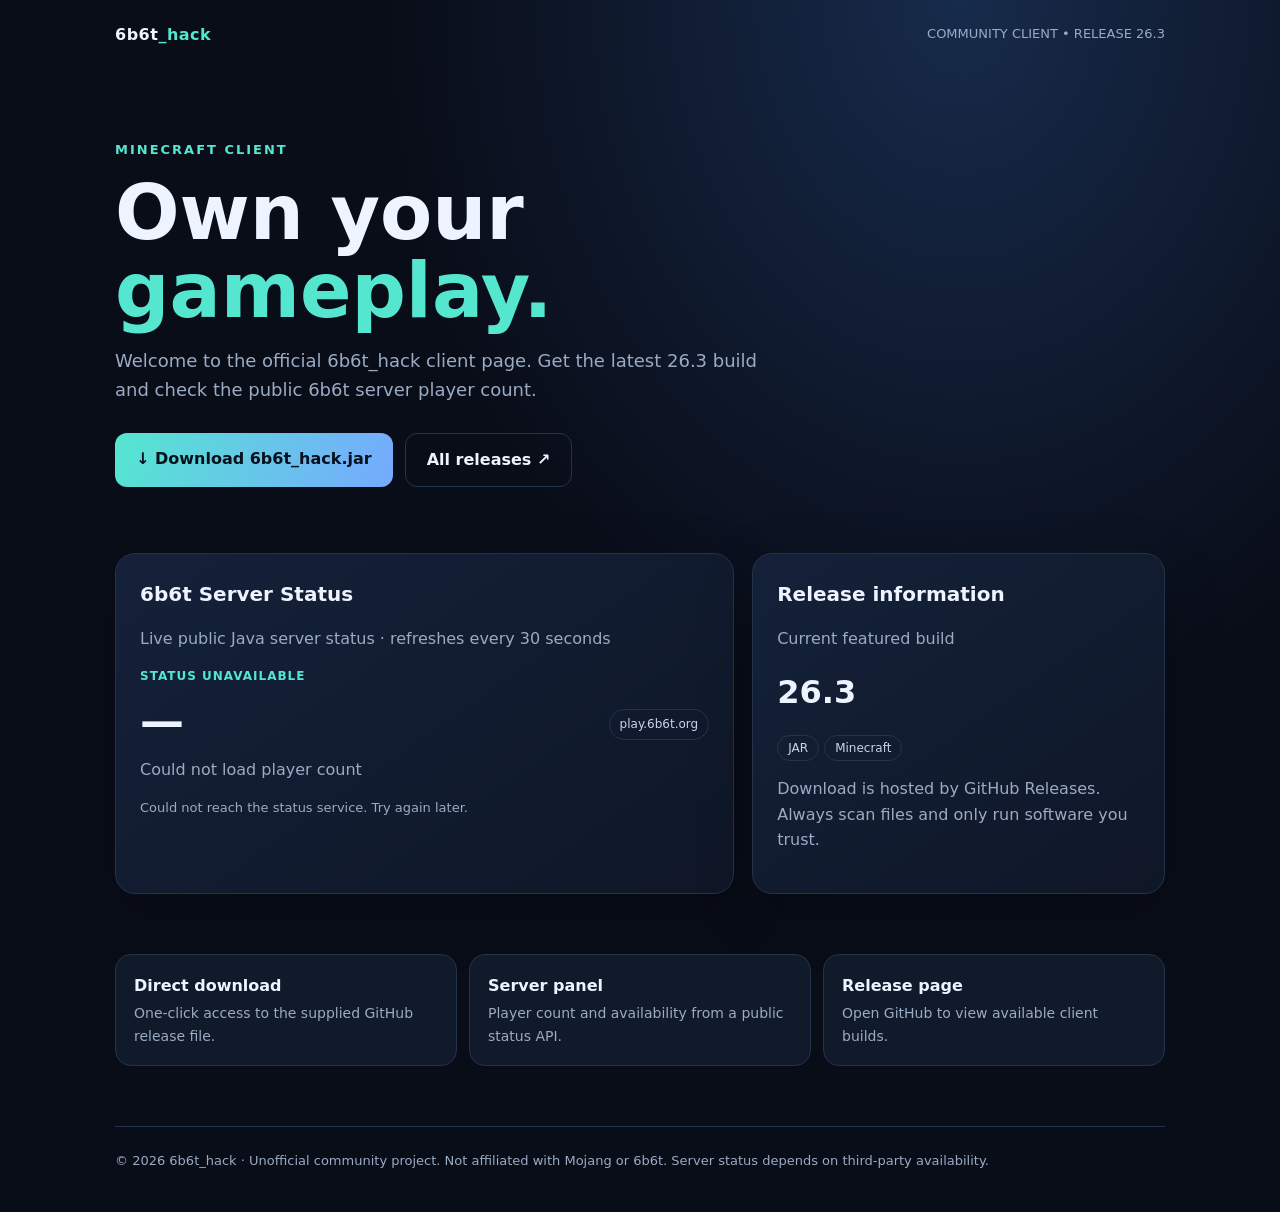
<file: index.html>
<!doctype html>
<html lang="en">
<head>
<meta charset="utf-8"><meta name="viewport" content="width=device-width,initial-scale=1">
<meta name="theme-color" content="#090d18">
<title>6b6t_hack — Minecraft Client</title>
<style>
:root{color-scheme:dark;--bg:#090d18;--panel:#111a2b;--line:#24334c;--muted:#9aabc4;--cyan:#55e6d0;--blue:#6d8cff}
*{box-sizing:border-box}body{margin:0;background:radial-gradient(ellipse at 75% 0%,#172b4b 0,transparent 42%),var(--bg);color:#eef4ff;font:16px/1.6 Inter,system-ui,Arial,sans-serif}
.wrap{width:min(1050px,92%);margin:auto}.nav{display:flex;justify-content:space-between;align-items:center;padding:22px 0}.brand{font-weight:900;letter-spacing:.5px}.brand span{color:var(--cyan)}.tag{color:var(--muted);font-size:13px}
.hero{padding:70px 0 48px;max-width:760px}.eyebrow{color:var(--cyan);font-size:13px;letter-spacing:2px;font-weight:800}.hero h1{font-size:clamp(42px,8vw,76px);line-height:1.02;margin:14px 0}.hero p{color:var(--muted);font-size:18px;max-width:650px}
.actions{display:flex;gap:12px;flex-wrap:wrap;margin-top:28px}.btn{display:inline-block;padding:13px 21px;border-radius:12px;text-decoration:none;font-weight:800}.primary{background:linear-gradient(110deg,var(--cyan),#76a9ff);color:#07111d}.secondary{border:1px solid var(--line);color:#eef4ff}
.grid{display:grid;grid-template-columns:1.2fr .8fr;gap:18px;margin:18px 0 60px}.panel{background:linear-gradient(145deg,#142139,#0f1727);border:1px solid var(--line);border-radius:20px;padding:24px;box-shadow:0 18px 60px #0003}.panel h2{margin:0 0 8px;font-size:20px}.muted{color:var(--muted)}.server{display:flex;align-items:center;justify-content:space-between;gap:16px}.count{font-size:44px;font-weight:900;letter-spacing:-2px}.online{color:var(--cyan);font-size:12px;font-weight:800;letter-spacing:1px}.dot{display:inline-block;width:8px;height:8px;border-radius:50%;background:var(--cyan);margin-right:7px;box-shadow:0 0 12px var(--cyan)}
.pill{font-size:12px;color:#c7d5ed;border:1px solid var(--line);border-radius:99px;padding:5px 10px}.features{display:grid;grid-template-columns:repeat(3,1fr);gap:12px;margin-bottom:60px}.feature{padding:18px;border:1px solid var(--line);border-radius:16px;background:#101a2a}.feature b{display:block;margin-bottom:4px}.feature p{margin:0;color:var(--muted);font-size:14px}
footer{border-top:1px solid var(--line);padding:24px 0 40px;color:var(--muted);font-size:13px}
@media(max-width:700px){.grid{grid-template-columns:1fr}.features{grid-template-columns:1fr}.hero{padding-top:45px}.server{align-items:flex-start;flex-direction:column}}
</style>
</head>
<body><div class="wrap">
<header class="nav"><div class="brand">6b6t<span>_hack</span></div><div class="tag">COMMUNITY CLIENT • RELEASE 26.3</div></header>
<main>
<section class="hero"><div class="eyebrow">MINECRAFT CLIENT</div><h1>Own your<br><span style="color:var(--cyan)">gameplay.</span></h1>
<p>Welcome to the official 6b6t_hack client page. Get the latest 26.3 build and check the public 6b6t server player count.</p>
<div class="actions"><a class="btn primary" href="https://github.com/sahariyarasahariyaraahamada-art/6b6t_hack/releases/download/26.3/6b6t_hack.jar">↓ Download 6b6t_hack.jar</a><a class="btn secondary" href="https://github.com/sahariyarasahariyaraahamada-art/6b6t_hack/releases">All releases ↗</a></div>
</section>
<section class="grid">
<div class="panel"><h2>6b6t Server Status</h2><p class="muted">Live public Java server status · refreshes every 30 seconds</p>
<div class="server"><div><div class="online" id="state"><span class="dot"></span>CHECKING STATUS</div><div class="count" id="players">—</div><div class="muted" id="maxplayers">Players online</div></div><div class="pill" id="host">play.6b6t.org</div></div>
<p class="muted" id="motd" style="font-size:13px;margin-top:16px">Waiting for server response…</p></div>
<div class="panel"><h2>Release information</h2><p class="muted">Current featured build</p><div style="font-size:32px;font-weight:900">26.3</div><p><span class="pill">JAR</span> <span class="pill">Minecraft</span></p><p class="muted">Download is hosted by GitHub Releases. Always scan files and only run software you trust.</p></div>
</section>
<section class="features">
<div class="feature"><b>Direct download</b><p>One-click access to the supplied GitHub release file.</p></div>
<div class="feature"><b>Server panel</b><p>Player count and availability from a public status API.</p></div>
<div class="feature"><b>Release page</b><p>Open GitHub to view available client builds.</p></div>
</section>
</main>
<footer>© 2026 6b6t_hack · Unofficial community project. Not affiliated with Mojang or 6b6t. Server status depends on third-party availability.</footer>
</div>
<script>
const api='https://api.mcstatus.io/v2/status/java/play.6b6t.org';
async function updateStatus(){
 const state=document.getElementById('state'),players=document.getElementById('players'),max=document.getElementById('maxplayers'),motd=document.getElementById('motd');
 try{
  const r=await fetch(api,{cache:'no-store'}); if(!r.ok) throw Error('status '+r.status);
  const d=await r.json();
  if(d.online){state.innerHTML='<span class="dot"></span>ONLINE';players.textContent=(d.players?.online??0).toLocaleString();max.textContent=`Players online · ${d.players?.max??'—'} max`;motd.textContent=(d.motd?.clean||[]).join(' ').slice(0,220)||'Server is responding.'}
  else{state.textContent='OFFLINE';players.textContent='0';max.textContent='Players online';motd.textContent='The status API reports that the server is offline.'}
 }catch(e){state.textContent='STATUS UNAVAILABLE';players.textContent='—';max.textContent='Could not load player count';motd.textContent='Could not reach the status service. Try again later.'}
}
updateStatus();setInterval(updateStatus,30000);
</script></body></html>
</file>
